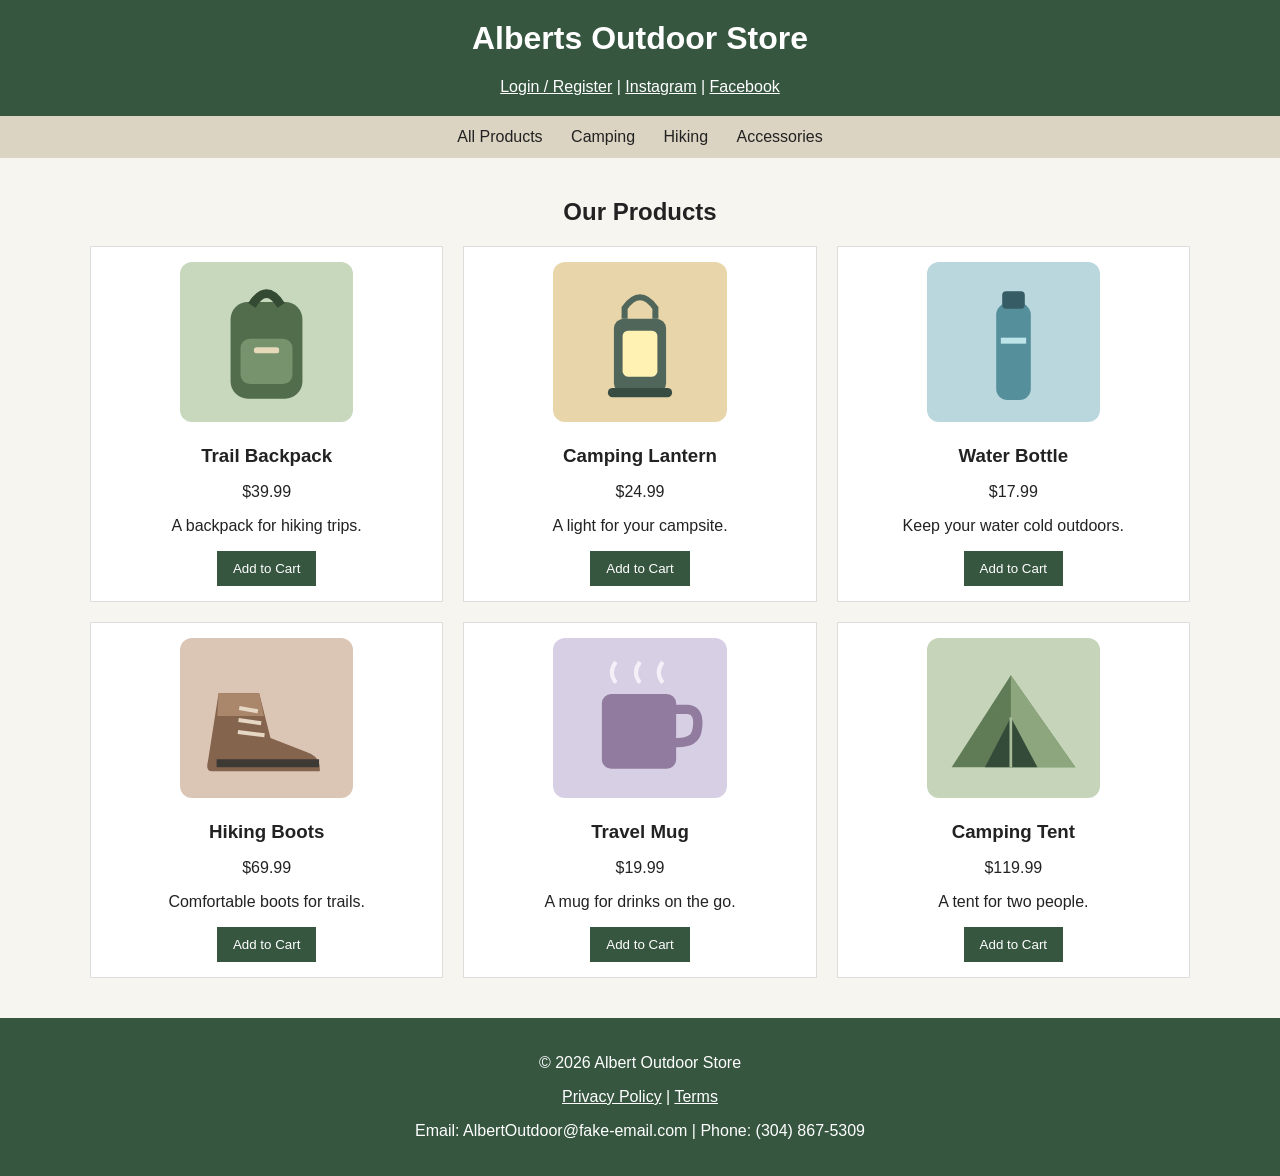
<file: week-1/index.html>
<!DOCTYPE html>
<html lang="en">
<head>
  <meta charset="UTF-8">
  <meta name="viewport" content="width=device-width, initial-scale=1.0">
  <title>Alberts Outdoor Store</title>
  <link rel="stylesheet" href="css/styles.css">
</head>
<body>
  <!-- Header -->
  <header>
    <h1>Alberts Outdoor Store</h1>
    <div><a href="#">Login / Register</a> | <a href="https://www.instagram.com/">Instagram</a> | <a href="https://www.facebook.com/">Facebook</a></div>
  </header>

  <!-- Navigation -->
  <nav>
    <button id="menuButton" type="button" aria-expanded="false" aria-controls="navLinks">☰ Menu</button>
    <div id="navLinks">
      <a href="#products">All Products</a>
      <a href="#products">Camping</a>
      <a href="#products">Hiking</a>
      <a href="#products">Accessories</a>
    </div>
  </nav>

  <main>
    <h2>Our Products</h2>
    <!-- Product cards -->
    <section id="products" class="products">
      <article class="product">
        <img src="images/backpack.svg" alt="Trail backpack">
        <h3>Trail Backpack</h3><p>$39.99</p><p>A backpack for hiking trips.</p><button>Add to Cart</button>
      </article>
      <article class="product">
        <img src="images/lantern.svg" alt="Camping lantern">
        <h3>Camping Lantern</h3><p>$24.99</p><p>A light for your campsite.</p><button>Add to Cart</button>
      </article>
      <article class="product">
        <img src="images/bottle.svg" alt="Water bottle">
        <h3>Water Bottle</h3><p>$17.99</p><p>Keep your water cold outdoors.</p><button>Add to Cart</button>
      </article>
      <article class="product">
        <img src="images/boots.svg" alt="Hiking boots">
        <h3>Hiking Boots</h3><p>$69.99</p><p>Comfortable boots for trails.</p><button>Add to Cart</button>
      </article>
      <article class="product">
        <img src="images/mug.svg" alt="Travel mug">
        <h3>Travel Mug</h3><p>$19.99</p><p>A mug for drinks on the go.</p><button>Add to Cart</button>
      </article>
      <article class="product">
        <img src="images/tent.svg" alt="Camping tent">
        <h3>Camping Tent</h3><p>$119.99</p><p>A tent for two people.</p><button>Add to Cart</button>
      </article>
    </section>
  </main>

  <!-- Footer -->
  <footer>
    <p>&copy; 2026 Albert Outdoor Store</p>
    <p><a href="#">Privacy Policy</a> | <a href="#">Terms</a></p>
    <p>Email: AlbertOutdoor@fake-email.com | Phone: (304) 867-5309</p>
  </footer>
  <script>
    // Open and close the mobile menu
    const menuButton = document.getElementById('menuButton');
    const navLinks = document.getElementById('navLinks');
    menuButton.addEventListener('click', function () {
      navLinks.classList.toggle('show');
      menuButton.setAttribute('aria-expanded', navLinks.classList.contains('show'));
    });
    // Simple feedback for cart button
    document.querySelectorAll('.product button').forEach(function (button) {
      button.addEventListener('click', function () { alert('Added to cart!'); });
    });
  </script>
</body>
</html>
</file>
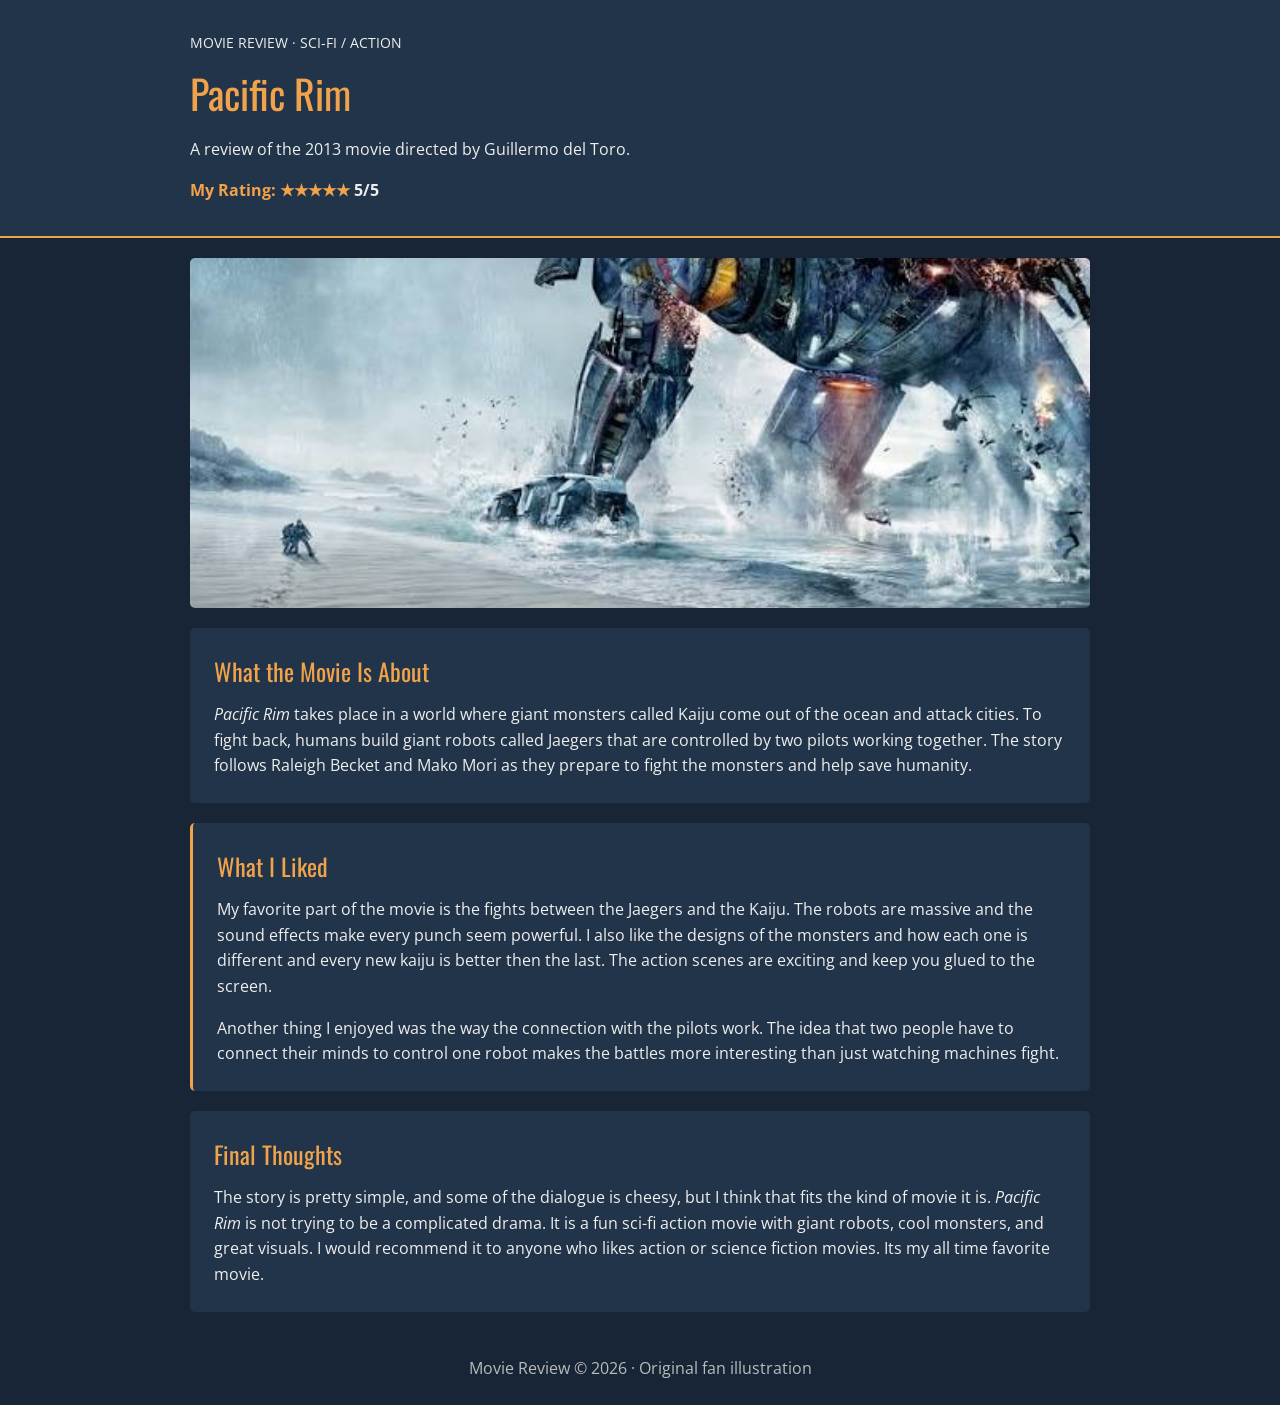
<file: week-2/index.html>
<!DOCTYPE html>
<html lang="en">
<head>
  <meta charset="UTF-8">
  <meta name="viewport" content="width=device-width, initial-scale=1.0">
  <title>Pacific Rim (2013) | Movie Review</title>
  <link rel="stylesheet" href="css/styles.css">
</head>
<body>
  <header class="hero">
    <div class="container">
      <p class="eyebrow">MOVIE REVIEW · SCI-FI / ACTION</p>
      <h1>Pacific Rim</h1>
      <p class="intro">A review of the 2013 movie directed by Guillermo del Toro.</p>
      <p class="rating">My Rating: ★★★★★ <span>5/5</span></p>
    </div>
  </header>
  <main class="container">
    <img class="feature-image" src="images/pacificrim.jpg" alt="Original illustration of a giant robot standing against a glowing city skyline">
    <section class="content-section">
      <h2>What the Movie Is About</h2>
      <p><em>Pacific Rim</em> takes place in a world where giant monsters called Kaiju come out of the ocean and attack cities. To fight back, humans build giant robots called Jaegers that are controlled by two pilots working together. The story follows Raleigh Becket and Mako Mori as they prepare to fight the monsters and help save humanity.</p>
    </section>
    <section class="content-section accent-section">
      <h2>What I Liked</h2>
      <p>My favorite part of the movie is the fights between the Jaegers and the Kaiju. The robots are massive and the sound effects make every punch seem powerful. I also like the designs of the monsters and how each one is different and every new kaiju is better then the last. The action scenes are exciting and keep you glued to the screen.</p>
      <p>Another thing I enjoyed was the way the connection with the pilots work. The idea that two people have to connect their minds to control one robot makes the battles more interesting than just watching machines fight.</p>
    </section>
    <section class="content-section">
      <h2>Final Thoughts</h2>
      <p>The story is pretty simple, and some of the dialogue is cheesy, but I think that fits the kind of movie it is. <em>Pacific Rim</em> is not trying to be a complicated drama. It is a fun sci-fi action movie with giant robots, cool monsters, and great visuals. I would recommend it to anyone who likes action or science fiction movies. Its my all time favorite movie.</p>
    </section>
  </main>
  <footer><p>Movie Review &copy; 2026 · Original fan illustration</p></footer>
</body>
</html>
</file>
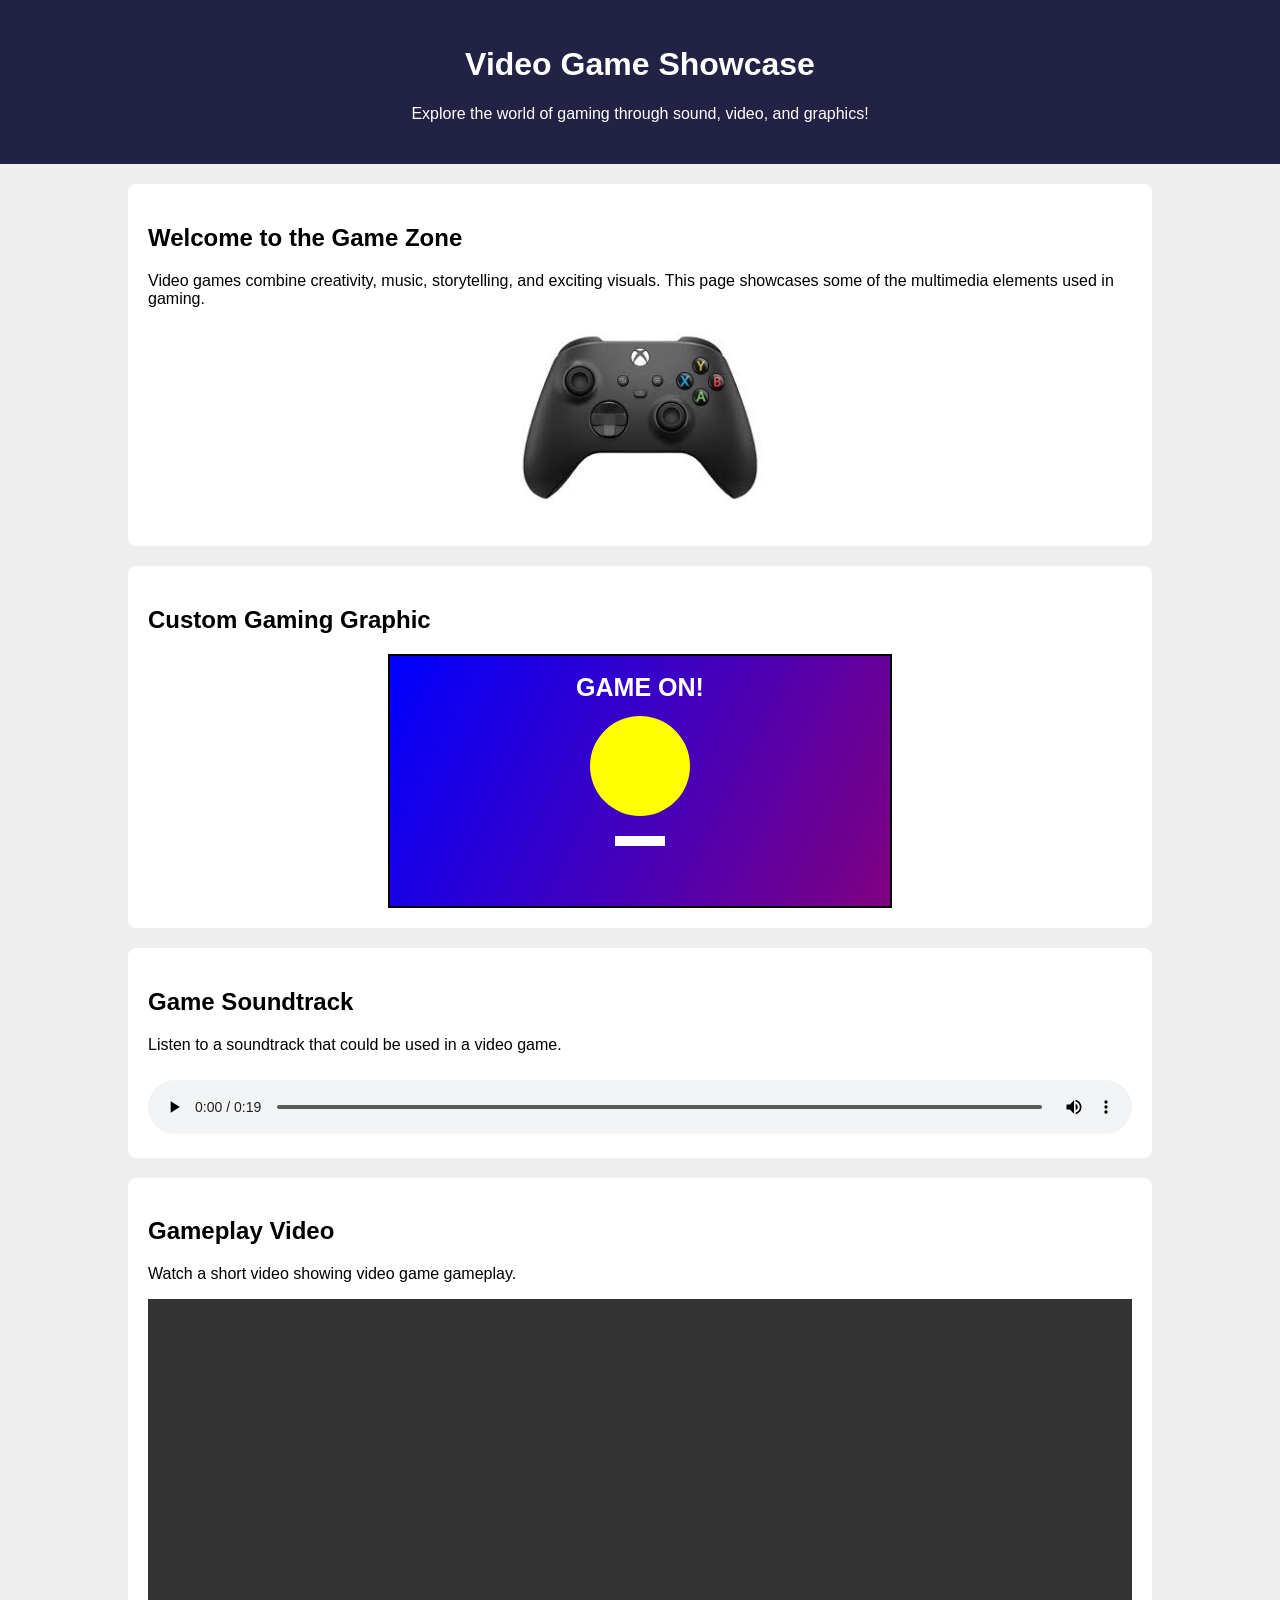
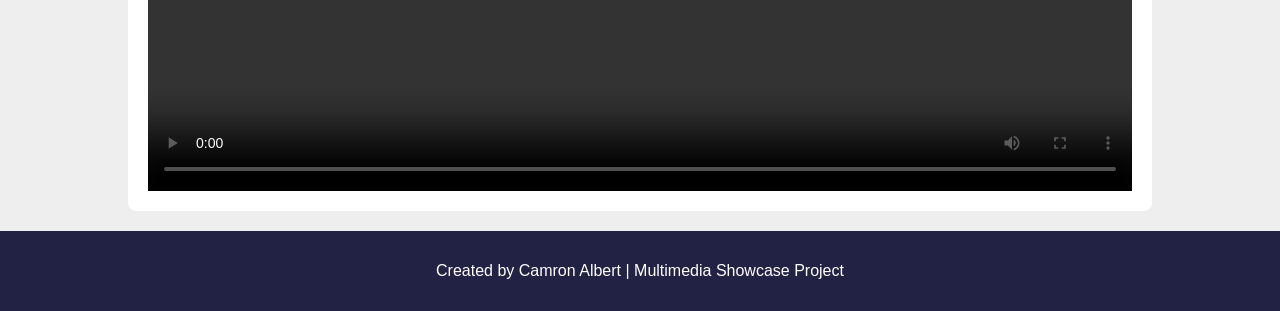
<file: Week 4 multimedia/Weekk 4 multimedia/Index.html>
<!DOCTYPE html>
<html lang="en">
<head>
    <meta charset="UTF-8">
    <meta name="viewport" content="width=device-width, initial-scale=1.0">
    <title>Video Game Showcase</title>

    <!-- Link to external CSS -->
    <link rel="stylesheet" href="css/styles.css">
</head>

<body>

    <header>
        <h1>Video Game Showcase</h1>
        <p>Explore the world of gaming through sound, video, and graphics!</p>
    </header>

    <main>

        <!-- Introduction Section -->
        <section>
            <h2>Welcome to the Game Zone</h2>

            <p>
                Video games combine creativity, music, storytelling,
                and exciting visuals. This page showcases some of
                the multimedia elements used in gaming.
            </p>

            <img src="images/game.jpg" alt="Video game controller">
        </section>

        <!-- Canvas Section -->
        <section>
            <h2>Custom Gaming Graphic</h2>

            <canvas id="gameCanvas" width="500" height="250">
                Your browser does not support canvas.
            </canvas>

            <script>
                // Get the canvas and drawing context
                const canvas = document.getElementById("gameCanvas");
                const ctx = canvas.getContext("2d");

                // Create a background gradient
                const gradient = ctx.createLinearGradient(0, 0, 500, 250);
                gradient.addColorStop(0, "blue");
                gradient.addColorStop(1, "purple");

                // Fill the background
                ctx.fillStyle = gradient;
                ctx.fillRect(0, 0, 500, 250);

                // Draw a circle
                ctx.beginPath();
                ctx.arc(250, 110, 50, 0, Math.PI * 2);
                ctx.fillStyle = "yellow";
                ctx.fill();

                // Draw a rectangle
                ctx.fillStyle = "white";
                ctx.fillRect(225, 180, 50, 10);

                // Add text
                ctx.fillStyle = "white";
                ctx.font = "bold 25px Arial";
                ctx.textAlign = "center";
                ctx.fillText("GAME ON!", 250, 40);
            </script>
        </section>

        <!-- Audio Section -->
        <section>
            <h2>Game Soundtrack</h2>

            <p>Listen to a soundtrack that could be used in a video game.</p>

            <!-- HTML Audio Player -->
            <audio controls>
                <source src="audio/soundtrack.mp3" type="audio/mpeg">
                Your browser does not support audio.
            </audio>
        </section>

        <!-- Video Section -->
        <section>
            <h2>Gameplay Video</h2>

            <p>Watch a short video showing video game gameplay.</p>

            <!-- HTML Video Player -->
            <video width="100%" controls>
                <source src="video/gameplay.mp4" type="video/mp4">
                Your browser does not support video.
            </video>
        </section>

    </main>

    <!-- Footer -->
    <footer>
        <p>Created by Camron Albert | Multimedia Showcase Project</p>
    </footer>

</body>
</html>
</file>
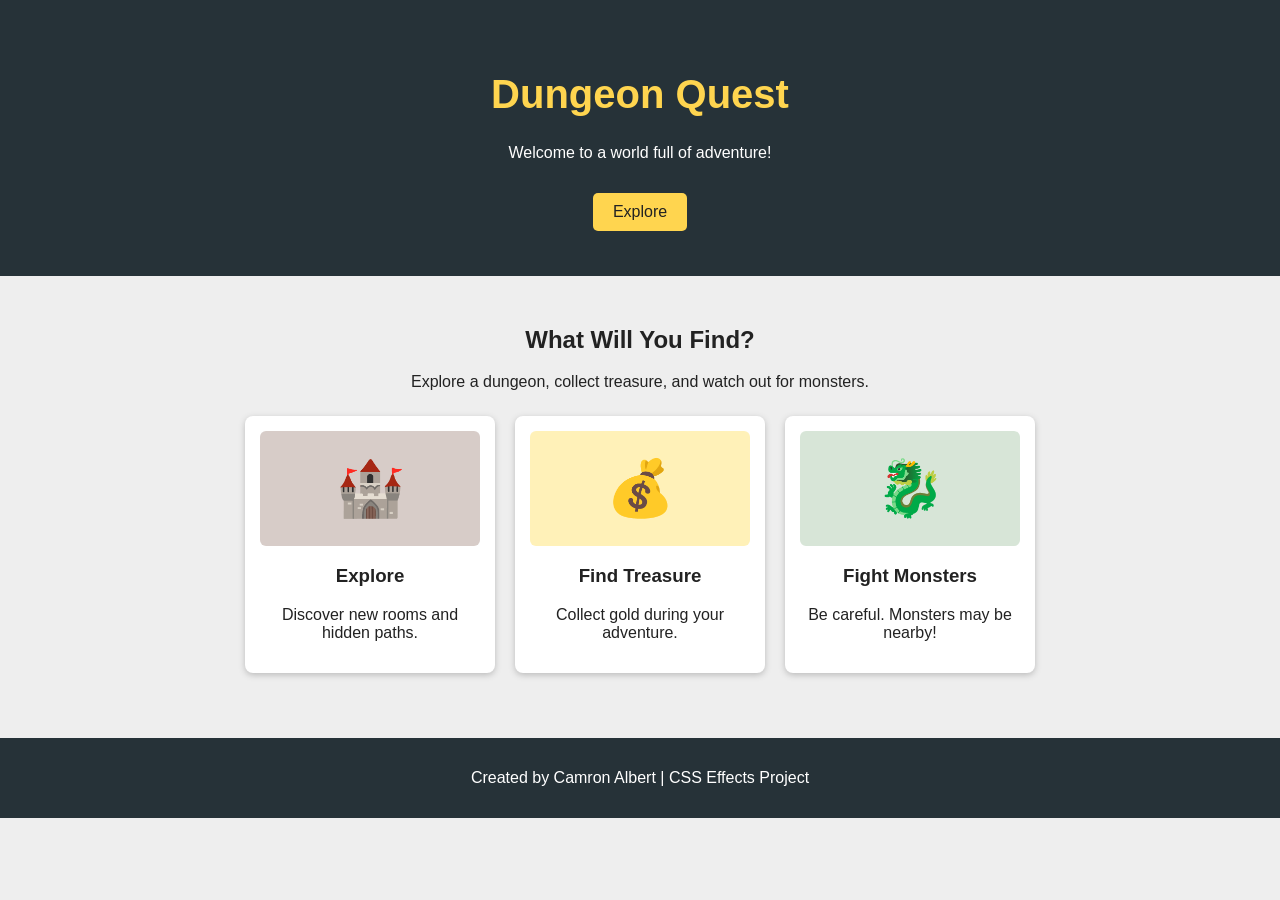
<file: week3 css effects/week3 css effects/index.html>
<!DOCTYPE html>
<html lang="en">
<head>
    <meta charset="UTF-8">
    <meta name="viewport" content="width=device-width, initial-scale=1.0">
    <title>Dungeon Quest</title>
    <link rel="stylesheet" href="css/styles.css">
</head>
<body>

    <header>
        <h1>Dungeon Quest</h1>
        <p>Welcome to a world full of adventure!</p>
        <a href="#adventures" class="button">Explore</a>
    </header>

    <main id="adventures">
        <h2>What Will You Find?</h2>
        <p>Explore a dungeon, collect treasure, and watch out for monsters.</p>

        <section class="cards">
            <div class="card">
                <div class="picture dungeon">🏰</div>
                <h3>Explore</h3>
                <p>Discover new rooms and hidden paths.</p>
            </div>

            <div class="card">
                <div class="picture treasure">💰</div>
                <h3>Find Treasure</h3>
                <p>Collect gold during your adventure.</p>
            </div>

            <div class="card">
                <div class="picture monster">🐉</div>
                <h3>Fight Monsters</h3>
                <p>Be careful. Monsters may be nearby!</p>
            </div>
        </section>
    </main>

    <footer>
        <p>Created by Camron Albert | CSS Effects Project</p>
    </footer>

</body>
</html>
</file>
<file: week-1/css/styles.css>
/* General styles */
body { margin: 0; font-family: Arial, sans-serif; background: #f7f5ef; color: #222; }
a { color: inherit; }
header { background: #365640; color: white; padding: 20px; text-align: center; }
header h1 { margin-top: 0; }
nav { background: #dcd4c3; padding: 12px; text-align: center; }
nav a { margin: 0 12px; text-decoration: none; }
nav a:hover { text-decoration: underline; }
#menuButton { display: none; }
main { max-width: 1100px; margin: auto; padding: 20px; }
main h2 { text-align: center; }

/* Product layout: 3 columns on desktop */
.products { display: flex; flex-wrap: wrap; gap: 20px; }
.product { box-sizing: border-box; width: calc((100% - 40px) / 3); padding: 15px; background: white; border: 1px solid #ddd; text-align: center; }
.product img { width: 100%; height: 160px; object-fit: contain; }
.product h3 { margin-bottom: 5px; }
.product button { background: #365640; color: white; border: 0; padding: 10px 16px; cursor: pointer; }
.product button:hover { background: #233d2c; }
footer { background: #365640; color: white; text-align: center; padding: 20px; margin-top: 20px; }

/* Tablet: 2 products per row */
@media (max-width: 900px) {
  .product { width: calc((100% - 20px) / 2); }
}

/* Mobile: 1 product per row and hamburger menu */
@media (max-width: 600px) {
  .product { width: 100%; }
  #menuButton { display: inline-block; padding: 8px 14px; }
  #navLinks { display: none; }
  #navLinks.show { display: flex; flex-direction: column; gap: 12px; padding: 12px; }
}
</file>
<file: week-2/css/styles.css>
/* TYPOGRAPHY: Oswald is used for headings; Open Sans is used for body text. */
@import url('https://fonts.googleapis.com/css2?family=Open+Sans&family=Oswald&display=swap');

* {
    box-sizing: border-box;
}

body {
    margin: 0;
    background-color: #172536;
    color: #eeeeee;
    font-family: 'Open Sans', Arial, sans-serif; /* TYPOGRAPHY: body font */
    line-height: 1.6;
}

/* % sizing: width of the page; px sizing: maximum width */
.container {
    width: 85%;
    max-width: 900px;
    margin: 0 auto;
}

/* em sizing: header padding; px sizing: bottom border */
.hero {
    background-color: #223449;
    padding: 2em 0;
    border-bottom: 2px solid #f0a34a;
}

/* TYPOGRAPHY: heading font and sizes use rem */
h1, h2 {
    font-family: 'Oswald', sans-serif;
    color: #f0a34a;
    font-weight: normal;
}

h1 {
    font-size: 2.5rem;
    margin: 0 0 0.3em;
}

h2 {
    font-size: 1.5rem;
    margin: 0 0 0.5em;
}

.eyebrow {
    font-size: 0.85rem;
    margin-bottom: 0.5em;
}

.intro {
    font-size: 1rem;
}

.rating {
    color: #f0a34a;
    font-weight: bold;
}

.rating span {
    color: #eeeeee;
}

/* % sizing: image width; px sizing: image height limit */
.feature-image {
    display: block;
    width: 100%;
    max-height: 350px;
    object-fit: cover;
    margin: 20px auto;
    border-radius: 5px;
}

/* em sizing: section padding; px sizing: spacing and corners */
.content-section {
    background-color: #223449;
    padding: 1.5em;
    margin-bottom: 20px;
    border-radius: 5px;
}

/* TYPOGRAPHY: paragraph sizing in rem and spacing in em */
p {
    font-size: 1rem;
    margin: 0 0 1em;
}

p:last-child {
    margin-bottom: 0;
}

.accent-section {
    border-left: 3px solid #f0a34a;
}

footer {
    text-align: center;
    padding: 1.5em;
    color: #bbbbbb;
}

/* Extra credit: smaller screens */
@media (max-width: 600px) {
    .container {
        width: 95%;
    }

    h1 {
        font-size: 2rem;
    }

    .content-section {
        padding: 1em;
    }
}
</file>
<file: Week 4 multimedia/Weekk 4 multimedia/css/styles.css>
/* Basic page styling */
body {
    font-family: Arial, sans-serif;
    background-color: #eeeeee;
    margin: 0;
    padding: 0;
}

/* Header */
header {
    background-color: #222244;
    color: white;
    text-align: center;
    padding: 25px;
}

/* Main content */
main {
    width: 80%;
    margin: auto;
}

/* Content sections */
section {
    background-color: white;
    padding: 20px;
    margin: 20px 0;
    border-radius: 8px;
}

/* Images */
img {
    width: 250px;
    max-width: 100%;
    display: block;
    margin: 15px auto;
}

/* Canvas */
canvas {
    display: block;
    max-width: 100%;
    margin: auto;
    border: 2px solid black;
}

/* Audio and video */
audio {
    width: 100%;
    margin-top: 10px;
}

video {
    max-width: 100%;
    display: block;
    margin-top: 10px;
}

/* Footer */
footer {
    background-color: #222244;
    color: white;
    text-align: center;
    padding: 15px;
}
</file>
<file: week3 css effects/week3 css effects/css/styles.css>
/* Basic page styles */
body {
    margin: 0;
    font-family: Arial, sans-serif;
    background-color: #eeeeee;
    color: #222222;
    text-align: center;
}

header {
    background-color: #263238;
    color: white;
    padding: 45px 15px;
}

header h1 {
    color: #ffd54f;
    font-size: 40px;
}

main {
    padding: 30px 15px;
}

.cards {
    display: flex;
    justify-content: center;
    flex-wrap: wrap;
    gap: 20px;
    margin-top: 25px;
}

.card {
    width: 220px;
    padding: 15px;
    background-color: white;
    border-radius: 8px;
    box-shadow: 0 2px 6px #bbbbbb;
}


.picture {
    padding: 25px;
    font-size: 55px;
    border-radius: 6px;
}

.dungeon {
    background-color: #d7ccc8;
}

.treasure {
    background-color: #fff1b8;
}

.monster {
    background-color: #d7e5d7;
}

/* Effect 1: Button hover effect with a smooth transition. */
.button {
    display: inline-block;
    margin-top: 15px;
    padding: 10px 20px;
    background-color: #ffd54f;
    color: #222222;
    text-decoration: none;
    border-radius: 5px;
    transition: background-color 0.3s;
}

.button:hover {
    background-color: #ffb300;
}

/* Effect 2: Card transform - cards grow slightly when hovered. */
.card {
    transition: transform 0.3s;
}

.card:hover {
    transform: scale(1.05);
}

/* Effect 3: Heading color changes when the mouse moves over it. */
main h2 {
    transition: color 0.3s;
}

main h2:hover {
    color: #b77900;
}

footer {
    margin-top: 35px;
    padding: 15px;
    background-color: #263238;
    color: white;
}

/* Make the cards fit smaller screens. */
@media (max-width: 600px) {
    .card {
        width: 90%;
    }
}
</file>
